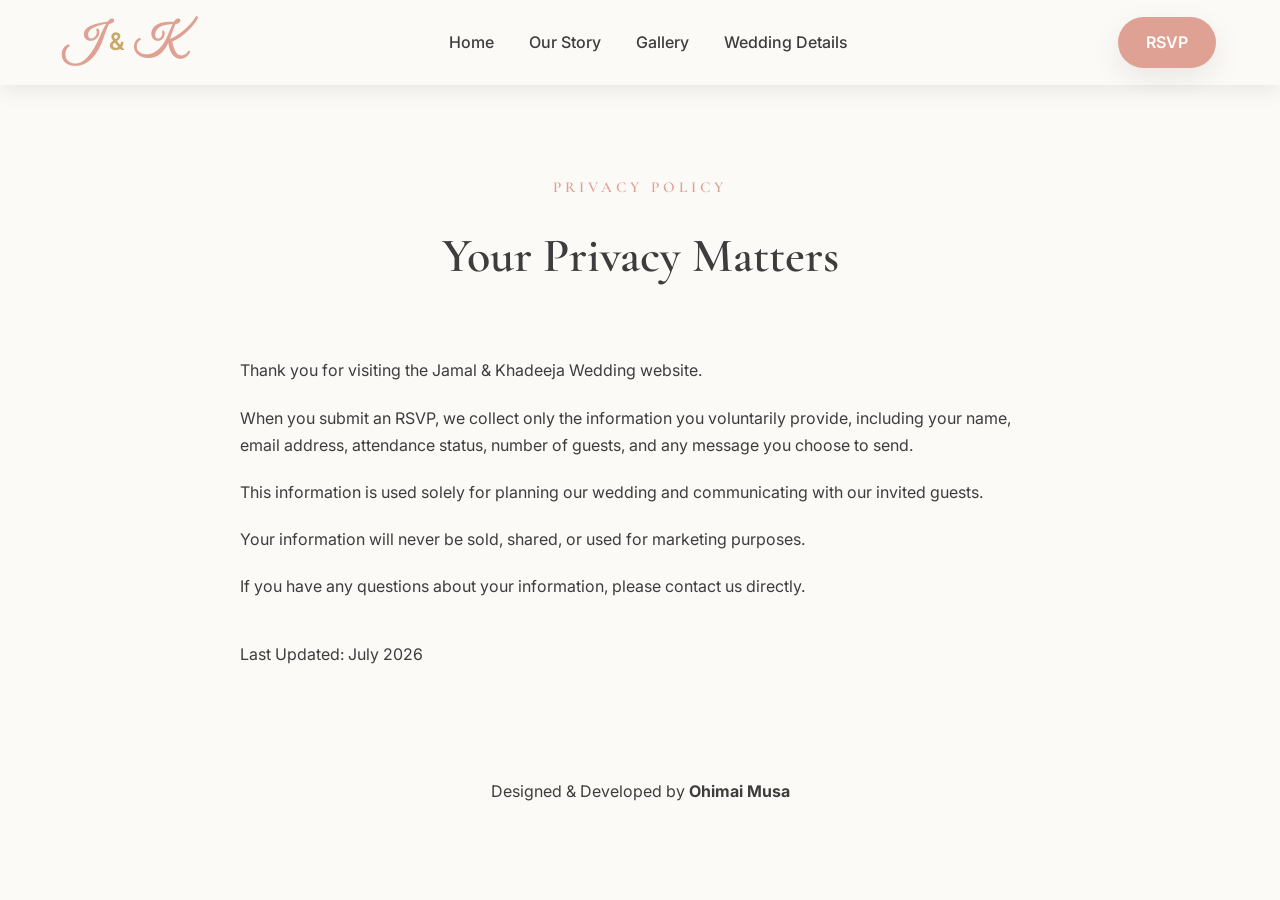
<file: privacy.html>
<!DOCTYPE html>
<html lang="en">

<head>

    <meta charset="UTF-8">
    <meta name="viewport" content="width=device-width, initial-scale=1.0">

    <title>Privacy Policy | Jamal &amp; Khadeeja Wedding</title>

    <meta name="description"
          content="Privacy Policy for the Jamal &amp; Khadeeja Wedding website.">

    <link rel="icon" href="favicon.ico">

    <link rel="preconnect"
          href="https://fonts.googleapis.com">

    <link rel="preconnect"
          href="https://fonts.gstatic.com"
          crossorigin>

    <link href="https://fonts.googleapis.com/css2?family=Great+Vibes&family=Cormorant+Garamond:wght@400;500;600;700&family=Inter:wght@300;400;500;600;700&display=swap"
          rel="stylesheet">

    <link rel="stylesheet"
      href="https://cdnjs.cloudflare.com/ajax/libs/font-awesome/6.7.2/css/all.min.css">

    <link rel="stylesheet" href="assets/css/style.css">
    <link rel="stylesheet" href="assets/css/responsive.css">

</head>

<body>

 <header class="header">
    <nav class="navbar">

        <!-- Logo -->
        <a href="index.html#hero" class="logo">
            <span class="logo-script">J</span>
            <span class="logo-amp">&</span>
            <span class="logo-script">K</span>
        </a>

        <!-- Navigation Links -->
        <ul class="nav-links">
            <li><a href="index.html#hero">Home</a></li>
            <li><a href="index.html#our-story">Our Story</a></li>
            <li><a href="index.html#memories">Gallery</a></li>
            <li><a href="index.html#wedding-details">Wedding Details</a></li>
        </ul>

        <!-- RSVP Button -->
        <a href="index.html#rsvp-section" class="nav-rsvp">
            RSVP
        </a>

        <!-- Mobile Menu Button -->
        <button class="menu-btn" aria-label="Open navigation menu" aria-expanded="false">
            <i class="fa-solid fa-bars"></i>
        </button>

    </nav>
</header>


<section class="section">

    <div class="container" style="max-width:800px;">

        <div class="section-title">

            <h5>PRIVACY POLICY</h5>

            <h2>Your Privacy Matters</h2>

        </div>

        <p>
            Thank you for visiting the Jamal & Khadeeja Wedding website.
        </p>

        <p>
            When you submit an RSVP, we collect only the information you
            voluntarily provide, including your name, email address,
            attendance status, number of guests, and any message you choose
            to send.
        </p>

        <p>
            This information is used solely for planning our wedding and
            communicating with our invited guests.
        </p>

        <p>
            Your information will never be sold, shared, or used for
            marketing purposes.
        </p>

        <p>
            If you have any questions about your information, please contact
            us directly.
        </p>

        <p style="margin-top:40px;">
            Last Updated: July 2026
        </p>

    </div>

</section>

 <footer class="footer">

        <div class="container">

            <div class="footer-content">

                    <p>

                        Designed & Developed by

                        <strong>Ohimai Musa</strong>

                    </p>

            </div>

        </div>

    </footer> 

     <!-- JavaScript -->

    <script src="assets/js/script.js"></script>

</body>

</html>
</file>
<file: assets/css/style.css>
/* =====================================================
   JAMAL & KHADEEJA WEDDING WEBSITE
   STYLE.CSS
===================================================== */


/* =====================================================
   GOOGLE FONTS

   Great Vibes
   Cormorant Garamond
   Inter
===================================================== */


/* =====================================================
   CSS VARIABLES
===================================================== */

:root{

    --rose-gold:#DEA193;
    --champagne:#F7E7CE;
    --gold:#C8A96A;
    --white:#FFFFFF;
    --off-white:#FCFAF7;
    --dark:#3D3D3D;
    --light-grey:#F4F4F4;
    --text: #444;
    --light:#fcfaf7; 


    --heading-font:'Cormorant Garamond', serif;
    --script-font:'Great Vibes', cursive;
    --body-font:'Inter', sans-serif;

    --transition:.35s ease;

    --shadow:
    0 10px 30px rgba(0,0,0,.08);

}


/* =====================================================
   RESET
===================================================== */

*{

    margin:0;
    padding:0;
    box-sizing:border-box;

}

html{

    scroll-behavior:auto;

}

body{

    font-family:var(--body-font);

    color:var(--dark);

    background:var(--off-white);

    line-height:1.7;

    overflow-x:hidden;

}


img{

    max-width:100%;

    display:block;

}

a{

    text-decoration:none;

    transition:var(--transition);

}

ul{

    list-style:none;

}

.container{

    width:90%;

    max-width:1200px;

    margin:auto;

}

.register {
    display: flex;
    justify-content: center;
    text-align: center;
}

/* =====================================================
   WEDDING DETAILS
===================================================== */

.details{

    background:var(--off-white);

}

.details .container{

    max-width:1200px;

    margin:auto;

}

.details-grid{

    display:flex;

    justify-content:center;

    gap:50px;

    flex-wrap:wrap;

    margin-top:60px;

}

.venue{

    flex:1;

    min-width:420px;

    max-width:520px;

}

.detail-card{

    background:#fff;

    border-radius:18px;

    padding:35px;

    text-align:center;

    box-shadow:var(--shadow);

    margin-bottom:25px;

}

.detail-card h3{

    color:var(--rose-gold);

    margin-bottom:25px;

    font-size:2rem;

}

.detail-card p{

    margin-bottom:12px;

}

.map-container{

    overflow:hidden;

    border-radius:18px;

    box-shadow:var(--shadow);

}

.map-container iframe{

    display:block;

}


/* =====================================================
   COLOUR OF THE DAY
===================================================== */

.color-card{

    max-width:900px;

    margin:0 auto;

    background:#fff;

    border-radius:18px;

    padding:45px;

    text-align:center;

    box-shadow:var(--shadow);

}

.color-card h2{

    color:var(--rose-gold);

    margin-bottom:20px;

}

.color-card p{

    font-size:18px;

}

.color-palette{

    display:flex;

    justify-content:center;

    gap:80px;

    margin-top:35px;

    flex-wrap:wrap;

}

.palette-item{

    text-align:center;

}

.palette-item span{

    display:block;

    margin-top:15px;

    font-weight:600;

    font-size:17px;

}

.color-circle{

    width:95px;

    height:95px;

    border-radius:50%;

    border:4px solid #fff;

    box-shadow:0 8px 20px rgba(0,0,0,.15);

}

.brown{

    background:#8B4513;

}

.rose-gold{

    background:#B76E79;

}


/* =====================================================
   ANCHOR OFFSET
===================================================== */

#wedding-details{

    scroll-margin-top:100px;

}

.map-container {
    margin-top: 20px;
    border-radius: 12px;
    overflow: hidden;
    box-shadow: 0 4px 12px rgba(0,0,0,0.1);
}

.invitation-image {
    display: block;
    margin: 0 auto 20px; /* centers image + adds space below */
    max-width: 500px;
    width: 100%;
    height: auto;
}

.download-btn {
    display: inline-block;
    margin-top: 10px;
    padding: 12px 25px;
    background: #b48c5f; /* your wedding gold */
    color: #fff;
    text-decoration: none;
    border-radius: 8px;
    font-weight: 600;
    transition: 0.3s ease;
}

.download-btn:hover {
    background: #a07a52;
}

.invitation-card {
    background: #fff;
    padding: 40px 30px;
    border-radius: 16px;
    box-shadow: 0 6px 20px rgba(0,0,0,0.08);
    max-width: 650px;
    margin: 0 auto; /* centers the card */
    text-align: center;
}

.invitation-card h2 {
    margin-bottom: 15px;
}

.invitation-card p {
    margin-bottom: 20px;
    font-size: 18px;
    color: #555;
}



/* =====================================================
   TYPOGRAPHY
===================================================== */

h1,
h2,
h3,
h4,
h5,
h6{

    font-family:var(--heading-font);

    color:var(--dark);

    font-weight:600;

}

h1{

    font-size:4.5rem;

}

h2{

    font-size:2.8rem;

    margin-bottom:20px;

}

h3{

    font-size:1.5rem;

}

p{

    margin-bottom:20px;

}

.logo-script{

    font-family:var(--script-font);

    font-size:2rem;

    color:var(--rose-gold);

}

.logo-amp{

    color:var(--gold);

    margin:0 5px;

}


/* =====================================================
   BUTTONS
===================================================== */
.btn {

    display: inline-block;

    padding: 14px 34px;

    background: var(--rose-gold);

    color: var(--white);

    border: none;

    border-radius: 50px;

    text-decoration: none;

    font: inherit;

    font-weight: 600;

    cursor: pointer;

    appearance: none;
    -webkit-appearance: none;

    transition: var(--transition);

    box-shadow: var(--shadow);

} 

.btn:hover{

    background:var(--gold);

    transform:translateY(-3px);

}

.btn-outline{

    background:transparent;

    color:var(--rose-gold);

    border:2px solid var(--rose-gold);

    margin-left:15px;

}

.btn-outline:hover{

    background:var(--rose-gold);

    color:var(--white);

}

/* ==========================================
   STORY LAYOUT
========================================== */

.story-section{
    display:flex;
    align-items:center;
    gap:60px;
}

/* Image */

.story-image{
    flex:0 0 40%;
}

.story-image img{
    width:100%;
    max-width:500px;
    aspect-ratio:3/4;
    object-fit:cover;
    object-position:center;
    border-radius:24px;
    display:block;
    box-shadow:0 20px 45px rgba(0,0,0,.15);
}

/* Text */

.story-text{
    flex:1;
}

.story-text h3{
    font-size:2.3rem;
    color:var(--rose-gold);
    margin-bottom:30px;
}

.story-text p{
    font-size:1.08rem;
    line-height:2;
    text-align:justify;
    margin-bottom:24px;
} 

/* ==========================================
   SCRIPTURE
========================================== */

.story-text blockquote{
    position:relative;
    margin-top:45px;
    padding:40px 35px 30px;
    background:#fff;
    border-left:6px solid var(--rose-gold);
    border-radius:18px;
    box-shadow:0 12px 35px rgba(0,0,0,.08);
    font-family:"Cormorant Garamond", serif;
    font-size:1.7rem;
    font-style:italic;
    line-height:1.6;
    color:#555;
}

.story-text blockquote::before{
    content:"“";
    position:absolute;
    top:-15px;
    left:18px;
    font-size:5rem;
    color:rgba(183,110,121,.25);
    font-family:"Georgia", serif;
    line-height:1;
}

.story-text blockquote span{
    display:block;
    margin-top:20px;
    text-align:right;
    font-family:"Inter", sans-serif;
    font-size:.95rem;
    font-style:normal;
    font-weight:600;
    letter-spacing:2px;
    text-transform:uppercase;
    color:var(--rose-gold);
} 

/* ===================================================
    COUNTDOWN TIMER

=====================================================*/

/* Center the whole section */

#countdown {
    scroll-margin-top: 85px; /* adjust based on your header height */
}

.countdown {
    text-align: center;
    padding: 50px 0;
}

/* Flexbox layout for the timer */
#countdown-timer {
    display: flex;
    justify-content: center;
    gap: 30px;
    margin-top: 20px;
}

/* Style each time box */
.time-box {
    background: #f8f8f8;
    padding: 20px 30px;
    border-radius: 12px;
    box-shadow: 0 4px 10px rgba(0,0,0,0.1);
}

/* Numbers */
.time-box span {
    font-size: 48px;
    font-weight: bold;
    display: block;
}

/* Labels */
.time-box small {
    font-size: 16px;
    color: #555;
    text-transform: uppercase;
    letter-spacing: 1px;
}


/*====================================================
       
        SEND A GIFT
=====================================================*/

.send-gift {
    padding: 60px 0;
    text-align: center;
}

.gift-card {
    background: #fff;
    padding: 40px 30px;
    border-radius: 16px;
    box-shadow: 0 6px 20px rgba(0,0,0,0.08);
    max-width: 650px;
    margin: 0 auto;
}

.gift-card h2 {
    margin-bottom: 15px;
}

.gift-card p {
    margin-bottom: 15px;
    font-size: 18px;
    color: #555;
}

.gift-email {
    font-size: 22px;
    color: #b48c5f; /* your wedding gold */
    margin: 20px 0;
}

.gift-note {
    font-size: 16px;
    color: #777;
}


/* =====================================================
   SECTION SPACING
===================================================== */

section{

    padding:90px 0;

}


/* =====================================================
   FADE ANIMATION
===================================================== */

.fade-up{

    animation:fadeUp 1s ease forwards;

}

@keyframes fadeUp{

    from{

        opacity:0;

        transform:translateY(40px);

    }

    to{

        opacity:1;

        transform:translateY(0);

    }

} 

/* =====================================================
   HEADER
===================================================== */

.header{

    position:fixed;

    top:0;

    left:0;

    width:100%;

    background:rgba(252,250,247,.96);

    backdrop-filter:blur(10px);

    z-index:1000;

    box-shadow:0 5px 20px rgba(0,0,0,.08);

}


/* =====================================================
   NAVIGATION
===================================================== */

.navbar{

    width:90%;

    max-width:1200px;

    margin:auto;

    height:85px;

    display:flex;

    align-items:center;

    justify-content:space-between;

}


/* =====================================================
   LOGO
===================================================== */

.logo{

    display:flex;

    align-items:center;

    font-weight:600;

}

.logo-script{

    font-size:2.4rem;

    color:var(--rose-gold);

    transition:var(--transition);

}

.logo-amp{

    font-size:1.5rem;

    color:var(--gold);

    margin:0 8px;

}

.logo:hover .logo-script{

    color:var(--gold);

}


/* =====================================================
   WEDDING INVITATION
===================================================== */

.invitation {
    display: flex;
    justify-content: center;
    align-items: center;  
    text-align:center;
}


/* =====================================================
   NAV LINKS
===================================================== */

.nav-links{

    display:flex;

    align-items:center;

    gap:35px;

}

.nav-links li{

    position:relative;

}

.nav-links a{

    font-size:1rem;

    font-weight:500;

    color:var(--dark);

    transition:var(--transition);

}

.nav-links a:hover{

    color:var(--rose-gold);

}

.nav-links a.active{

    color:var(--rose-gold);

}

.nav-links a.active::after,

.nav-links a:hover::after{

    content:"";

    position:absolute;

    left:0;

    bottom:-8px;

    width:100%;

    height:2px;

    background:var(--rose-gold);

}


/* =====================================================
   RSVP BUTTON
===================================================== */

.nav-rsvp{

    padding:12px 28px;

    border-radius:50px;

    background:var(--rose-gold);

    color:var(--white);

    font-weight:600;

    transition:var(--transition);

    box-shadow:var(--shadow);

}

.nav-rsvp:hover{

    background:var(--gold);

    transform:translateY(-2px);

}


/* =====================================================
   MOBILE MENU BUTTON
===================================================== */

.menu-btn{

    display:none;

    font-size:1.6rem;

    color:var(--rose-gold);

    cursor:pointer;

    transition:var(--transition);

}

.menu-btn:hover{

    color:var(--gold);

}


/* =====================================================
   STICKY NAVIGATION
===================================================== */

.header.scrolled{

    background:rgba(255,255,255,.98);

    box-shadow:0 8px 30px rgba(0,0,0,.12);

}


/* =====================================================
   SPACE BELOW FIXED HEADER
===================================================== */

body{

    padding-top:85px;

} 

/* =====================================================
   HERO SECTION
===================================================== */

.hero{

    position:relative;

    min-height:100vh;

    display:flex;

    align-items:center;

    justify-content:center;

    text-align:center;

    background:#d8c6be url("../images/hero/hero.jpg")
               center center/cover no-repeat;

} 

.hero::before{

    content:"";

    position:absolute;

    inset:0;

    background:linear-gradient(
        rgba(0,0,0,.35),
        rgba(0,0,0,.45)
    );

}

.hero-overlay{

    position:relative;

    z-index:2;

    width:100%;

    padding:40px 20px;
    

}

.hero-content{

    max-width:850px;

    margin:auto;

}

.hero h3{

    font-family:var(--heading-font);

    font-size:1.4rem;

    font-weight:500;

    letter-spacing:2px;

    text-transform:uppercase;

    color:var(--champagne);

    margin-bottom:20px;

}

.hero h1{

    font-family:var(--script-font);

    font-size:6rem;

    font-weight:400;

    color:var(--white);

    line-height:1.15;

    margin-bottom:20px;

    text-shadow:0 8px 25px rgba(0,0,0,.35);

}

.hero h1 span{

    color:var(--gold);

    margin:0 12px;

}

.wedding-date{

    font-size:1.5rem;

    letter-spacing:2px;

    text-transform:uppercase;

    color:var(--champagne);

    margin-bottom:25px;

}

.hero-text {

    max-width:700px;

    font-size:1.15rem;

    color:var(--white);

    line-height:1.9;

    margin: 0 auto; 

}


 

.hero-buttons{

    display:flex;

    justify-content:center;

    align-items:center;

    gap:20px;

    flex-wrap:wrap;

    padding-top: 20px;

}

.hero-buttons .btn{

    min-width:180px;

    text-align:center;

}


/* =====================================================
   SCROLL INDICATOR
===================================================== */

.scroll-down{

    position:absolute;

    left:50%;

    bottom:35px;

    transform:translateX(-50%);

    color:var(--white);

    font-size:1.8rem;

    animation:bounce 2s infinite;

    z-index:3;

}

@keyframes bounce{

    0%,
    20%,
    50%,
    80%,
    100%{

        transform:translateX(-50%) translateY(0);

    }

    40%{

        transform:translateX(-50%) translateY(-12px);

    }

    60%{

        transform:translateX(-50%) translateY(-6px);

    }

}


/* =====================================================
   HERO DECORATIVE LINE
===================================================== */

.hero-content::after{

    content:"";

    display:block;

    width:120px;

    height:2px;

    background:var(--gold);

    margin:45px auto 0;

}

/*=====================================================
    COLOUR OF THE DAY
=====================================================*/
.color-card{

    background:#fff;

    max-width:900px;

    margin:0 auto 70px;

    padding:45px;

    border-radius:18px;

    text-align:center;

    box-shadow:0 8px 25px rgba(0,0,0,.08);

}

.color-card h2{

    color:var(--rose-gold);

    margin-bottom:20px;

}

.color-card p{

    font-size:18px;

    color:#555;

}

.color-palette{

    display:flex;

    justify-content:center;

    gap:70px;

    margin-top:35px;

}

.palette-item{

    text-align:center;

}

.palette-item span{

    display:block;

    margin-top:12px;

    font-weight:600;

}

.color-circle{

    width:90px;

    height:90px;

    border-radius:50%;

    box-shadow:0 6px 18px rgba(0,0,0,.12);

}

.brown{

    background:#8B4513;

}

.rose-gold{

    background:#DEA193;


} 

/* =====================================================
   GALLERY PREVIEW
===================================================== */

.gallery-preview{

    background:var(--white);

    padding:100px 0;

}

.section-title{

    text-align:center;

    max-width:750px;

    margin:0 auto 60px;

}

.section-title h5{

    color:var(--rose-gold);

    text-transform:uppercase;

    letter-spacing:4px;

    font-size:0.95rem;

    margin-bottom:15px;

}

.section-title h2{

    font-size:3rem;

    margin-bottom:20px;

}

.section-title p{

    font-size:1.1rem;

    color:#666;

    line-height:1.8;

}


/* =====================================================
   GALLERY GRID
===================================================== */

.gallery-grid{

    display:grid;

    grid-template-columns:repeat(3,1fr);

    gap:30px;

}


/* =====================================================
   GALLERY ITEMS
===================================================== */

.gallery-item{

    position:relative;

    overflow:hidden;

    border-radius:20px;

    box-shadow:var(--shadow);

    cursor:pointer;

    background:var(--light-grey);

}

.gallery-item img {
    width: 100%;
    height: 450px;
    object-fit: cover;
    object-position: center;    
}



.gallery-item:hover img{

    transform:scale(1.08);

}


/* =====================================================
   PHOTO OVERLAY
===================================================== */

.gallery-item::after{

    content:"";

    position:absolute;

    inset:0;

    background:linear-gradient(
        rgba(0,0,0,0),
        rgba(0,0,0,.25)
    );

    opacity:0;

    transition:.4s ease;

}

.gallery-item:hover::after{

    opacity:1;

}


/* =====================================================
   GALLERY BUTTON
===================================================== */

.gallery-button{

    text-align:center;

    margin-top:60px;

}

.gallery-button .btn{

    min-width:220px;

}


/* =====================================================
   IMAGE HOVER SHADOW
===================================================== */

.gallery-item:hover{

    transform:translateY(-8px);

    transition:.35s ease;

    box-shadow:

    0 20px 40px rgba(0,0,0,.18);

}


/* =====================================================
   OPTIONAL GOLD BORDER
===================================================== */

.gallery-item{

    border:2px solid transparent;

}

.gallery-item:hover{

    border-color:var(--champagne);

}


/* =====================================================
   SMALL FADE-IN EFFECT
===================================================== */

.gallery-item{

    animation:fadeUp .8s ease both;

}

/* =====================================================
   FOOTER
===================================================== */

.footer-content {
    display: flex;
    text-align: center;
    justify-content: center;
}

html {
    scroll-behavior: smooth;
}

.rsvp-section {
    padding: 60px 0;
    text-align: center;
    margin-top: 5px;
}

.rsvp-card {
    background: #fff;
    padding: 40px 30px;
    border-radius: 16px;
    box-shadow: 0 6px 20px rgba(0,0,0,0.08);
    max-width: 650px;
    margin: 0 auto;
}

.rsvp-card h2 {
    margin-bottom: 10px;
}

.rsvp-card p {
    margin-bottom: 25px;
    color: #555;
    font-size: 18px;
}

.rsvp-form .form-group {
    margin-bottom: 20px;
    text-align: left;
}

.rsvp-form label {
    display: block;
    margin-bottom: 6px;
    font-weight: 600;
    color: #444;
}

.rsvp-form input,
.rsvp-form select {
    width: 100%;
    padding: 12px;
    border-radius: 8px;
    border: 1px solid #ccc;
    font-size: 16px;
}

.rsvp-form textarea {
    width: 100%;
    padding: 12px;
    border: 1px solid #ccc;
    border-radius: 8px;
    font-size: 16px;
    font-family: inherit;
    resize: vertical;
    box-sizing: border-box;
}
 

.rsvp-btn{

    display:inline-block;

    padding:14px 34px;

    background:var(--rose-gold);

    color:var(--white);

    border-radius:50px;

    font-weight:600;

    transition:var(--transition);

    box-shadow:var(--shadow);

}

.success-message{
    background:#eaf8ee;
    color:#2e7d32;
    border:1px solid #c8e6c9;
    padding:15px;
    border-radius:10px;
    margin-bottom:20px;
    text-align:center;
    font-weight:600;
    scroll-margin-top: 120px;
} 

.btn:hover{

    background:var(--gold);

    transform:translateY(-3px);

}

.btn-outline{

    background:transparent;

    color:var(--rose-gold);

    border:2px solid var(--rose-gold);

    margin-left:15px;

}

.btn-outline:hover{

    background:var(--rose-gold);

    color:var(--white);

}

#calendar-btn {
    margin-left: 50px; /* this creates the gap */
}

.privacy {
    display: flex;
    text-align: center;
    justify-content: center;
    font-size: 0.9rem;
    color: #555;
    text-decoration: underline;
}
</file>
<file: assets/css/responsive.css>
/* =====================================================
   RESPONSIVE.CSS
===================================================== */


/* =====================================================
   TABLETS (992px)
===================================================== */

@media (max-width:992px){

.container{
    width:92%;
}

/* Navigation */

.menu-btn{
    display:block;
}

.nav-rsvp{
    display:none;
}

.nav-links{
    position:absolute;
    top:85px;
    left:0;
    width:100%;
    background:#fff;
    flex-direction:column;
    align-items:center;
    gap:0;
    display:none;
    padding:20px 0;
    box-shadow:0 15px 30px rgba(0,0,0,.08);
}

.nav-links.active{
    display:flex;
}

.nav-links li{
    width:100%;
    text-align:center;
}

.nav-links a{
    display:block;
    padding:16px;
}

.nav-links a::after{
    display:none;
}

/* Hero */

.hero{
    min-height:90vh;
}

.hero h1{
    font-size:4.5rem;
}

.hero h3{
    font-size:1.2rem;
}

.hero-text{
    font-size:1rem;
}

.hero-buttons{
    flex-direction:column;
}

.hero-buttons .btn{
    width:280px;
}

/* Story */

.story-section{
    flex-direction:column;
    gap:40px;
}

.story-image{
    width:100%;
    display:flex;
    justify-content:center;
}

.story-image img{
    max-width:500px;
    width:100%;
}

.story-text{
    text-align:left;
}

.story-text h3{
    text-align:center;
}

/* Countdown */

#countdown-timer{
    flex-wrap:wrap;
}

.time-box{
    min-width:140px;
}

/* Wedding Details */

.details-grid{
    flex-direction:column;
}

.venue{
    min-width:100%;
    max-width:100%;
}

.map-container iframe{
    width:100%;
    height:350px;
}

/* Gallery */

.gallery-grid{
    grid-template-columns:repeat(2,1fr);
}

.gallery-item {
    max-width: 500px;      /* or whatever feels right */
    margin: 0 auto;
} 

.gallery-item img {
    width: 100%;
    height: auto;
    object-fit: contain;
    object-position: center;
    border-radius: 20px;
}


/* RSVP */

.rsvp-card{
    padding:35px 25px;
}

#calendar-btn{
    margin-left:0;
    margin-top:20px;
}

}



/* =====================================================
   MOBILE (768px)
===================================================== */

@media (max-width:768px){

section{
    padding:70px 0;
}

/* Typography */

h1{
    font-size:3rem;
}

h2{
    font-size:2.2rem;
}

.hero h1{
    font-size:3.5rem;
}

.hero h3{
    font-size:1rem;
}

.wedding-date{
    font-size:1.1rem;
}

.hero-text{
    font-size:.95rem;
}

.our-story {
    padding-top: 40px;
}

#our-story {
        scroll-margin-top: 80px;
    } 

.story-section {
        flex-direction: column;
        text-align: center;
        gap: 30px;
    }

.story-image {
        flex: 0 0 auto;
        width: 100%;
    }

.story-text {
        width: 100%;
    }

.section-title h2 {
        font-size: 2.2rem;
    } 

/* Buttons */

.btn{
    width:100%;
    text-align:center;
}

/* Countdown */

#countdown-timer{
    gap:15px;
}

.time-box{
    flex:1 1 45%;
    padding:18px;
}

.time-box span{
    font-size:36px;
}

/* Story */

.story-image img{
    max-width:100%;
    aspect-ratio:3/4;
}

.story-text h3{
    font-size:2rem;
}

.story-text p{
    font-size:1rem;
    line-height:1.8;
}

.story-text blockquote{
    font-size:1.4rem;
    padding:30px;
}

/* Colour Card */

.color-card{
    padding:30px 20px;
}

.color-palette{
    gap:35px;
}

.color-circle{
    width:75px;
    height:75px;
}

/* Maps */

.map-container iframe{
    height:280px;
}

/* Invitation */

.invitation-card{
    padding:30px 20px;
}

.invitation-image{
    max-width:100%;
}

/* Gallery */

.gallery-grid{
    grid-template-columns:1fr;
}

.gallery-item img{
    height:350px;
}

/* RSVP */

.rsvp-card{
    padding:30px 20px;
}

.rsvp-form input,
.rsvp-form select,
.rsvp-form textarea{
    font-size:16px;
}

.footer-content{
    flex-direction:column;
    gap:20px;
}

}



/* =====================================================
   SMALL PHONES (480px)
===================================================== */

@media (max-width:480px){

.hero h1{
    font-size:2.8rem;
}

.hero-buttons .btn{
    width:100%;
    padding-top: 20px;
}

.logo-script{
    font-size:2rem;
}

.section-title h2{
    font-size:2rem;
}

.time-box{
    flex:1 1 100%;
}

.color-palette{
    flex-direction:column;
    align-items:center;
}

.story-text blockquote{
    font-size:1.2rem;
}

}
</file>
